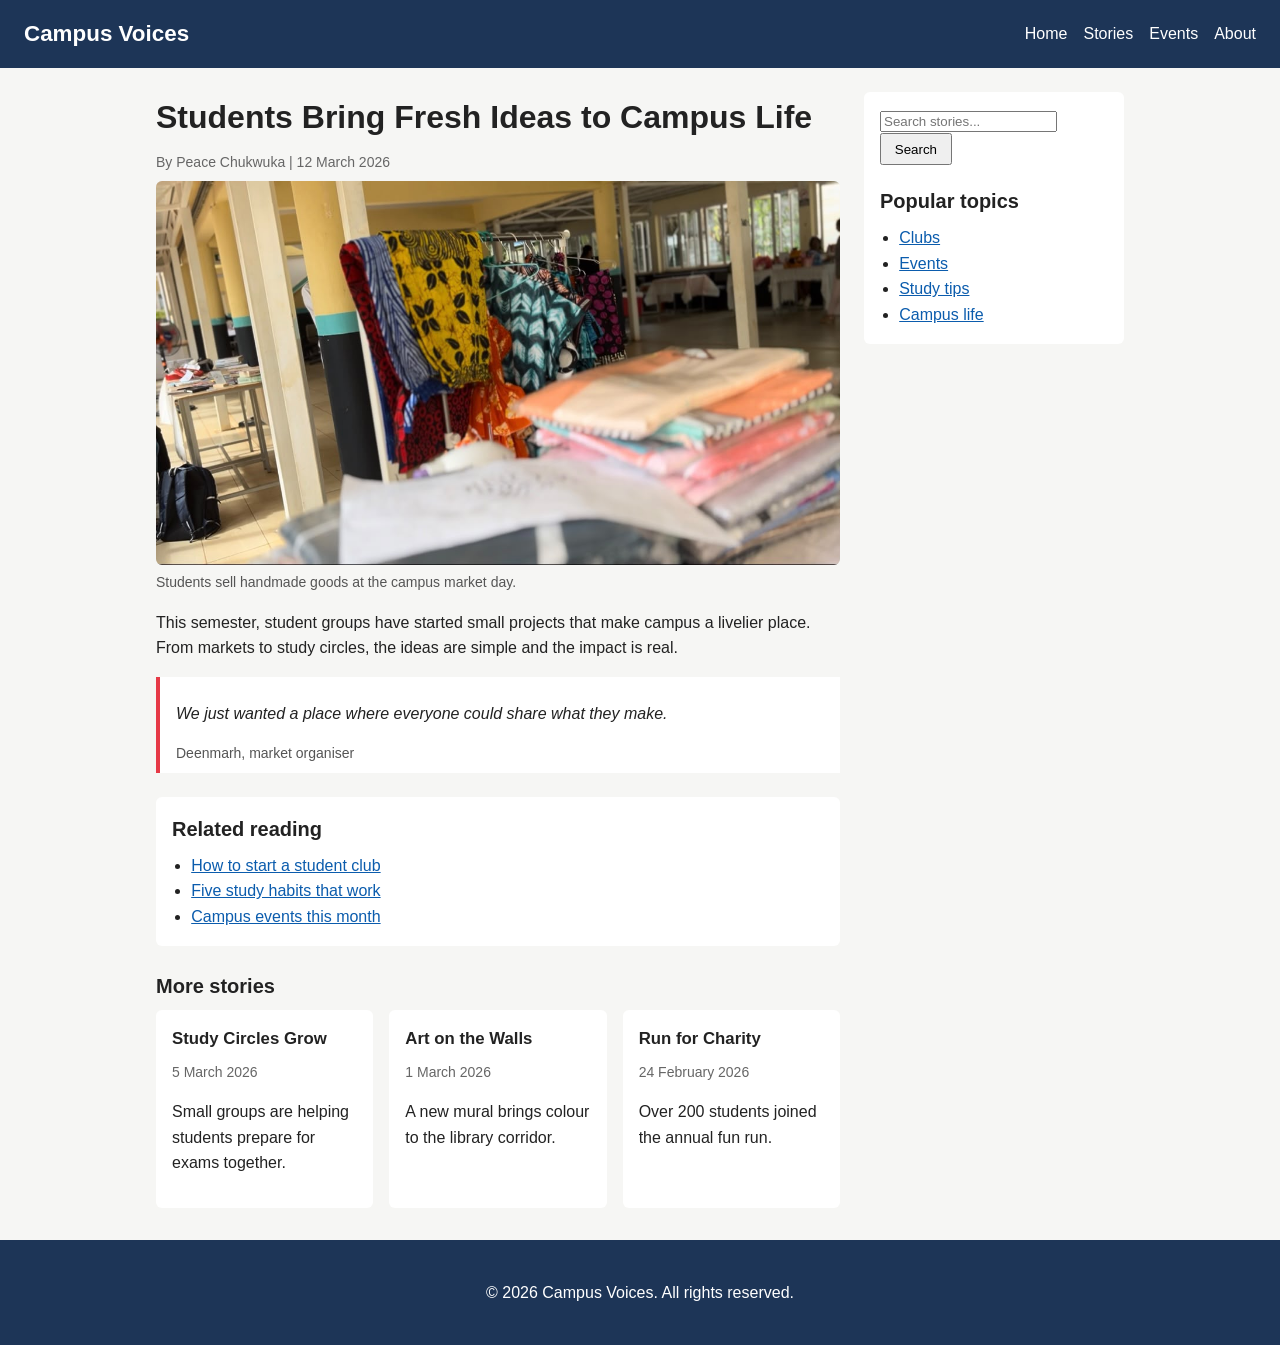
<file: index.html>
<!doctype html>
<html lang="en">
  <head>
    <meta charset="UTF-8" />
    <meta name="viewport" content="width=device-width, initial-scale=1" />
    <title>Campus Voices - Original</title>
    <link rel="stylesheet" href="style.css" />
  </head>
  <body>
    <a class="skip-link" href="#main">Skip to main content</a>

    <div class="site-header">
      <div class="logo">Campus Voices</div>
      <div class="nav">
        <ul>
          <li><a href="#">Home</a></li>
          <li><a href="#">Stories</a></li>
          <li><a href="#">Events</a></li>
          <li><a href="#">About</a></li>
        </ul>
      </div>
    </div>

    <div class="layout">
      <div class="content" id="main">
        <div class="article">
          <div class="title title--page">
            Students Bring Fresh Ideas to Campus Life
          </div>
          <div class="meta">By Peace Chukwuka | <span>12 March 2026</span></div>

          <div class="image">
            <img
              src="images/image-attach.jpeg"
              alt="Students at stalls during campus market day"
            />
            <div class="caption">
              Students sell handmade goods at the campus market day.
            </div>
          </div>

          <p>
            This semester, student groups have started small projects that make
            campus a livelier place. From markets to study circles, the ideas
            are simple and the impact is real.
          </p>

          <div class="quote">
            <p>
              We just wanted a place where everyone could share what they make.
            </p>
            <div class="quote-author">Deenmarh, market organiser</div>
          </div>
        </div>

        <div class="related">
          <div class="title">Related reading</div>
          <ul>
            <li><a href="#">How to start a student club</a></li>
            <li><a href="#">Five study habits that work</a></li>
            <li><a href="#">Campus events this month</a></li>
          </ul>
        </div>

        <div class="cards">
          <div class="title">More stories</div>
          <div class="card-list">
            <div class="card">
              <div class="title">Study Circles Grow</div>
              <div class="meta">5 March 2026</div>
              <p>
                Small groups are helping students prepare for exams together.
              </p>
            </div>
            <div class="card">
              <div class="title">Art on the Walls</div>
              <div class="meta">1 March 2026</div>
              <p>A new mural brings colour to the library corridor.</p>
            </div>
            <div class="card">
              <div class="title">Run for Charity</div>
              <div class="meta">24 February 2026</div>
              <p>Over 200 students joined the annual fun run.</p>
            </div>
          </div>
        </div>
      </div>

      <div class="sidebar">
        <div class="search">
          <input type="text" placeholder="Search stories..." />
          <button type="button">Search</button>
        </div>
        <div class="title">Popular topics</div>
        <ul>
          <li><a href="#">Clubs</a></li>
          <li><a href="#">Events</a></li>
          <li><a href="#">Study tips</a></li>
          <li><a href="#">Campus life</a></li>
        </ul>
      </div>
    </div>

    <div class="footer">
      <p>&copy; 2026 Campus Voices. All rights reserved.</p>
    </div>
  </body>
</html>
</file>
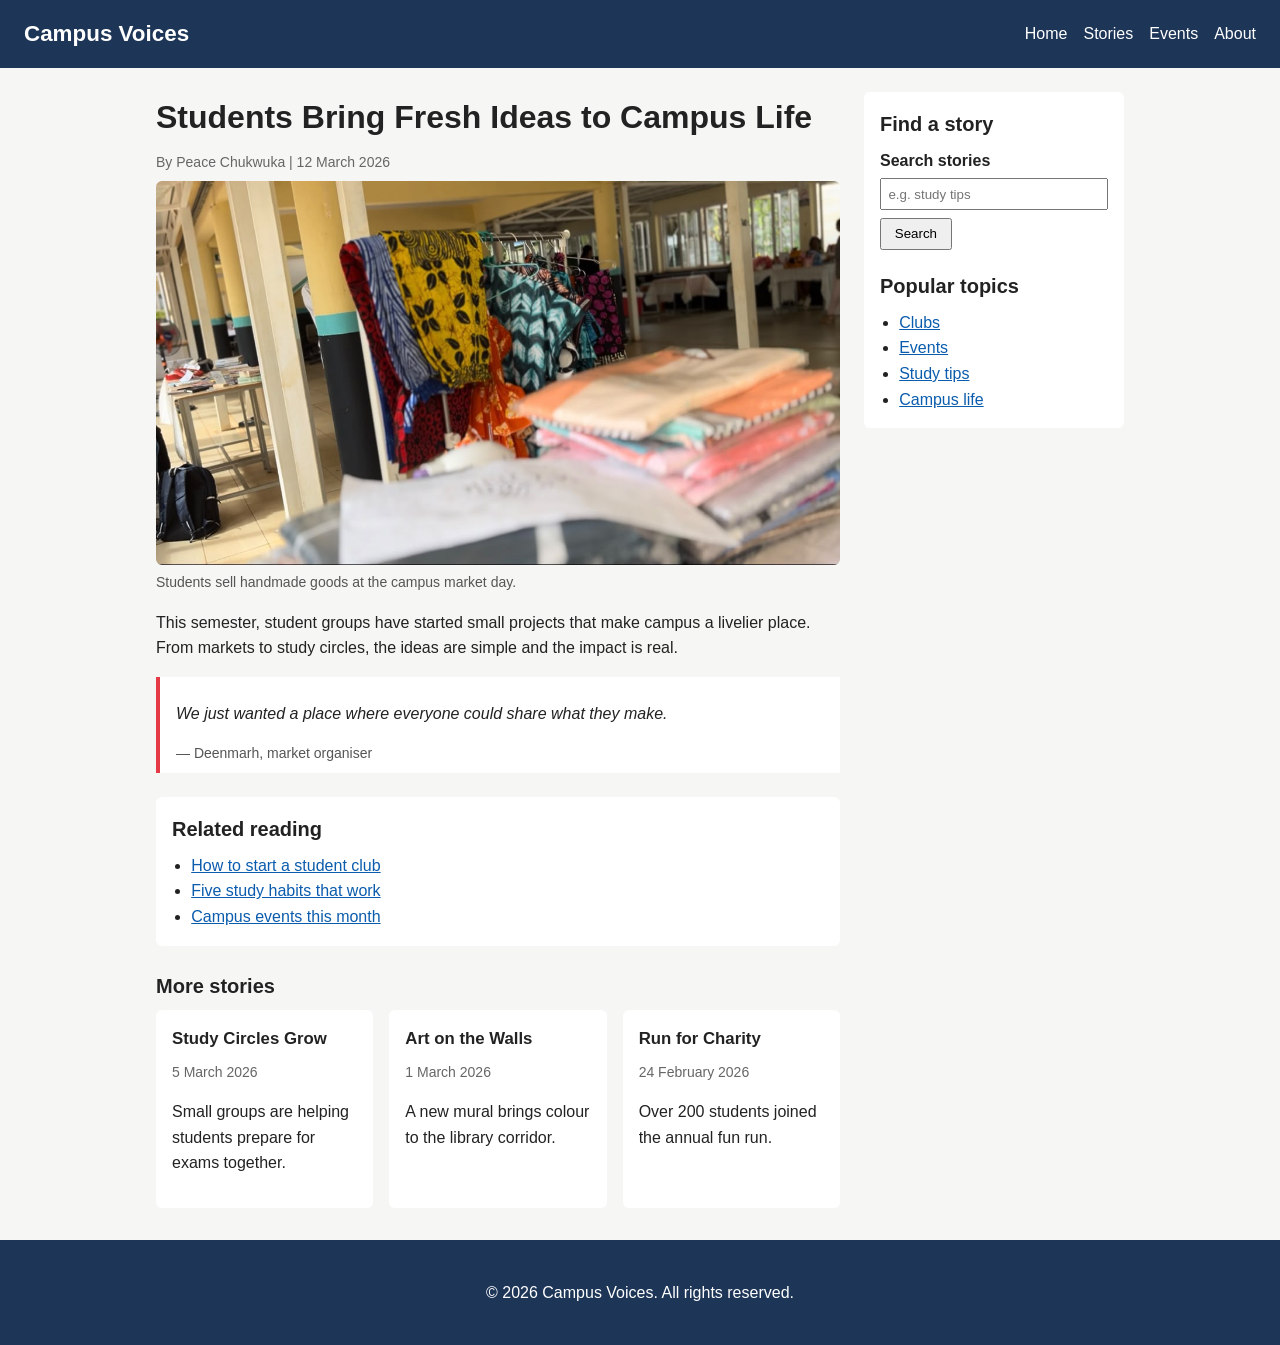
<file: index.semantic.html>
<!doctype html>
<html lang="en">
  <head>
    <meta charset="UTF-8" />
    <meta name="viewport" content="width=device-width, initial-scale=1" />
    <title>Campus Voices - Semantic</title>
    <link rel="stylesheet" href="style.css" />
  </head>
  <body>
    <a class="skip-link" href="#main">Skip to main content</a>

    <header class="site-header">
      <p class="logo">Campus Voices</p>
      <nav class="nav" aria-label="Primary">
        <ul>
          <li><a href="#">Home</a></li>
          <li><a href="#">Stories</a></li>
          <li><a href="#">Events</a></li>
          <li><a href="#">About</a></li>
        </ul>
      </nav>
    </header>

    <div class="layout">
      <main class="content" id="main">
        <article>
          <header>
            <h1 class="title title--page">
              Students Bring Fresh Ideas to Campus Life
            </h1>
            <p class="meta">
              By Peace Chukwuka |
              <time datetime="2026-03-12">12 March 2026</time>
            </p>
          </header>

          <figure class="image">
            <img
              src="images/market.jpeg"
              alt="Students at stalls during campus market day"
            />
            <figcaption class="caption">
              Students sell handmade goods at the campus market day.
            </figcaption>
          </figure>

          <p>
            This semester, student groups have started small projects that make
            campus a livelier place. From markets to study circles, the ideas
            are simple and the impact is real.
          </p>

          <blockquote class="quote">
            <p>
              We just wanted a place where everyone could share what they make.
            </p>
            <footer class="quote-author">
              &mdash; Deenmarh, market organiser
            </footer>
          </blockquote>
        </article>

        <section class="related" aria-labelledby="related-heading">
          <h2 class="title" id="related-heading">Related reading</h2>
          <ul>
            <li><a href="#">How to start a student club</a></li>
            <li><a href="#">Five study habits that work</a></li>
            <li><a href="#">Campus events this month</a></li>
          </ul>
        </section>

        <section class="cards" aria-labelledby="cards-heading">
          <h2 class="title" id="cards-heading">More stories</h2>
          <ul class="card-list">
            <li>
              <article class="card">
                <h3 class="title">Study Circles Grow</h3>
                <p class="meta">
                  <time datetime="2026-03-05">5 March 2026</time>
                </p>
                <p>
                  Small groups are helping students prepare for exams together.
                </p>
              </article>
            </li>
            <li>
              <article class="card">
                <h3 class="title">Art on the Walls</h3>
                <p class="meta">
                  <time datetime="2026-03-01">1 March 2026</time>
                </p>
                <p>A new mural brings colour to the library corridor.</p>
              </article>
            </li>
            <li>
              <article class="card">
                <h3 class="title">Run for Charity</h3>
                <p class="meta">
                  <time datetime="2026-02-24">24 February 2026</time>
                </p>
                <p>Over 200 students joined the annual fun run.</p>
              </article>
            </li>
          </ul>
        </section>
      </main>

      <aside class="sidebar" aria-labelledby="sidebar-heading">
        <h2 class="title" id="sidebar-heading">Find a story</h2>

        <form class="search" role="search" action="#">
          <label class="search-label" for="site-search">Search stories</label>
          <input
            type="search"
            id="site-search"
            name="q"
            placeholder="e.g. study tips"
          />
          <button type="submit">Search</button>
        </form>

        <h3 class="title">Popular topics</h3>
        <ul>
          <li><a href="#">Clubs</a></li>
          <li><a href="#">Events</a></li>
          <li><a href="#">Study tips</a></li>
          <li><a href="#">Campus life</a></li>
        </ul>
      </aside>
    </div>

    <footer class="footer">
      <p>&copy; 2026 Campus Voices. All rights reserved.</p>
    </footer>
  </body>
</html>
</file>
<file: style.css>
* { box-sizing: border-box; }

body {
  margin: 0;
  font-family: Arial, Helvetica, sans-serif;
  line-height: 1.6;
  color: #222;
  background: #f6f6f4;
}

a { color: #0b5cad; }

/* Skip link: hidden until focused with the keyboard */
.skip-link {
  position: absolute;
  left: 0;
  top: -3rem;
  padding: 0.5rem 1rem;
  background: #000;
  color: #fff;
  z-index: 10;
}
.skip-link:focus { top: 0; }

/* Header and navigation */
.site-header {
  background: #1d3557;
  color: #fff;
  padding: 1rem 1.5rem;
  display: flex;
  flex-wrap: wrap;
  align-items: center;
  justify-content: space-between;
  gap: 1rem;
}
.logo { font-size: 1.4rem; font-weight: 700; margin: 0; }
.nav ul { list-style: none; margin: 0; padding: 0; display: flex; gap: 1rem; }
.nav a { color: #fff; text-decoration: none; }
.nav a:hover, .nav a:focus { text-decoration: underline; }

/* Page layout */
.layout {
  max-width: 1000px;
  margin: 1.5rem auto;
  padding: 0 1rem;
  display: grid;
  grid-template-columns: 1fr 260px;
  gap: 1.5rem;
}
@media (max-width: 700px) {
  .layout { grid-template-columns: 1fr; }
}

.content > * + * { margin-top: 1.5rem; }

/* Shared building blocks */
.title { font-size: 1.25rem; font-weight: 700; margin: 0 0 0.5rem; }
.title--page { font-size: 2rem; }
.meta { font-size: 0.875rem; color: #666; margin: 0 0 0.5rem; }

.image { margin: 0; }
.image img { max-width: 100%; height: auto; display: block; border-radius: 6px; }
.caption { font-size: 0.875rem; color: #555; margin-top: 0.4rem; }

.quote {
  margin: 0;
  padding: 0.5rem 1rem;
  border-left: 4px solid #e63946;
  background: #fff;
  font-style: italic;
}
.quote-author { font-size: 0.875rem; font-style: normal; color: #555; }

/* Related links */
.related { background: #fff; padding: 1rem; border-radius: 6px; }
.related ul { margin: 0; padding-left: 1.2rem; }

/* Cards */
.card-list {
  list-style: none;
  margin: 0;
  padding: 0;
  display: grid;
  grid-template-columns: repeat(auto-fit, minmax(200px, 1fr));
  gap: 1rem;
}
.card { background: #fff; padding: 1rem; border-radius: 6px; height: 100%; }
.card .title { font-size: 1.05rem; }

/* Sidebar */
.sidebar { background: #fff; padding: 1rem; border-radius: 6px; align-self: start; }
.sidebar ul { margin: 0; padding-left: 1.2rem; }
.search { margin-bottom: 1.25rem; }
.search-label { display: block; font-weight: 700; margin-bottom: 0.3rem; }
.search input[type="search"] { width: 100%; padding: 0.4rem; margin-bottom: 0.5rem; }
.search button { padding: 0.4rem 0.8rem; }

/* Footer */
.footer {
  text-align: center;
  padding: 1.5rem;
  background: #1d3557;
  color: #fff;
  margin-top: 2rem;
}
</file>
